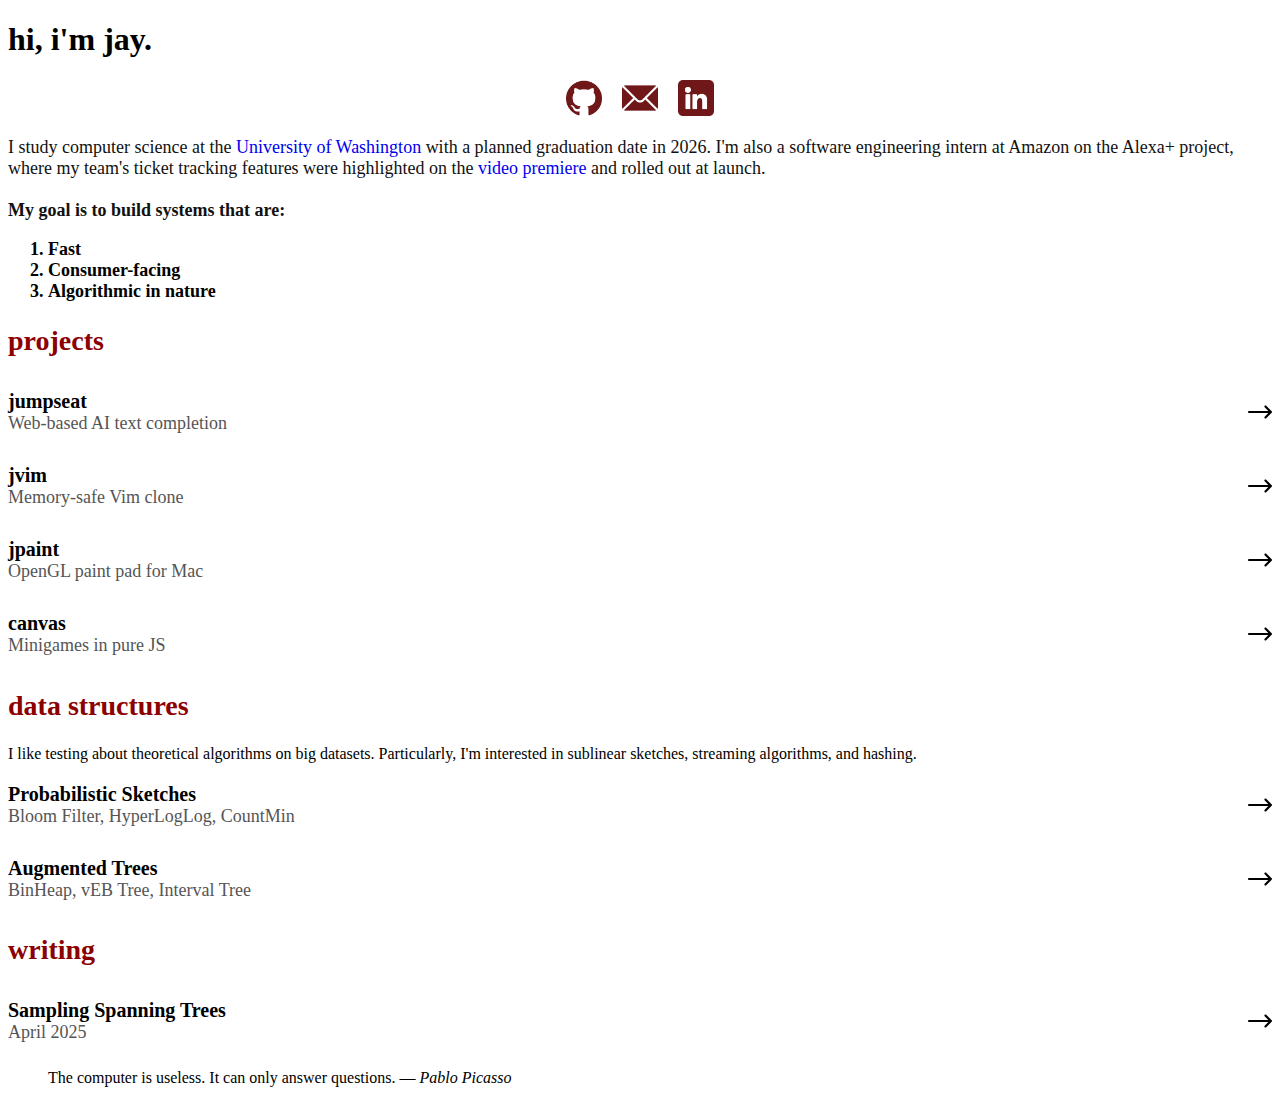
<file: index.html>
<!DOCTYPE html>
<html lang="en">
  <head>
    <meta charset="UTF-8" />
    <meta name="viewport" content="width=device-width, initial-scale=1.0" />
    <title>Jay Dharmadhikari</title>
    <link rel="icon" type="image/x-icon" href="favicon.ico" />
    <link rel="stylesheet" href="https://latex.vercel.app/style.css" />
    <style>
      p {
        hyphens: none;
      }
      a {
        text-decoration: none;
      }
      ol {
        font-size: large;
      }
      h2 {
        color: darkred;
        font-size: 28px;
      }
      .icons {
        display: flex;
        justify-content: center;
        margin: 15px 0;
      }
      .icons a {
        margin-right: 20px;
        text-decoration: none;
        font-size: 24px;
        display: inline-block;
        transition: opacity 0.3s;
      }
      .icons a:last-child {
        margin-right: 0;
      }
      .icons a img {
        width: 36px;
        height: 36px;
        filter: brightness(0) saturate(100%) invert(10%) sepia(73%)
          saturate(3176%) hue-rotate(345deg) brightness(94%) contrast(94%);
      }
      .icons a:hover {
        opacity: 0.7;
      }
      .description {
        margin-top: 10px;
        font-size: 18px;
        color: #111;
        text-align: left;
        width: 100%;
        margin-left: auto;
        margin-right: auto;
      }
      .accordion {
        margin-top: 10px;
        width: 100%;
      }
      .accordion-header {
        display: flex;
        flex-direction: column;
        align-items: flex-start;
        cursor: pointer;
        padding: 10px 0;
        position: relative;
        transition: color 0.3s;
      }
      .accordion-header:hover {
        color: brown;
      }
      .accordion-header:hover .arrow {
        color: brown;
      }
      .accordion-header span.title {
        font-size: 20px;
        font-weight: bold;
      }
      .accordion-header span.subtitle {
        font-size: 18px;
        color: #555;
      }
      .accordion-header .arrow {
        width: 24px;
        height: 24px;
        position: absolute;
        right: 0;
        top: 50%;
        transform: translateY(-50%) rotate(0deg);
        transition: transform 0.3s ease, fill 0.3s ease;
        fill: currentColor;
      }

      .accordion-content {
        display: none;
        padding: 10px;
        border: 1px solid #ccc;
        background: #f5f5f5;
        border-radius: 5px;
      }
      .open .accordion-content {
        display: block;
      }
      .open .arrow {
        transform: translateY(-50%) rotate(90deg);
      }
      body {
        opacity: 0;
        transition: opacity 0.5s ease-in;
      }

      body.loaded {
        opacity: 1;
      }
    </style>

    <script>
      document.addEventListener("DOMContentLoaded", function () {
        window.addEventListener("load", function () {
          document.body.classList.add("loaded");
        });
      });
    </script>
  </head>
  <body>
    <h1>hi, i'm jay.</h1>
    <div class="icons">
      <a href="https://github.com/jdharmadh" target="_blank"
        ><img src="github.png" alt="GitHub"
      /></a>
      <a href="mailto:me@jaydharmadhikari.com" target="_blank"
        ><img src="mail.png" alt="Email"
      /></a>
      <a href="https://www.linkedin.com/in/jay-dharmadhikari/" target="_blank"
        ><img src="linkedin.png" alt="LinkedIn"
      /></a>
    </div>
    <p class="description">
      I study computer science at the
      <a href="https://www.cs.washington.edu/" target="_blank"
        >University of Washington</a
      >
      with a planned graduation date in 2026. I'm also a software engineering
      intern at Amazon on the Alexa+ project, where my team's ticket tracking
      features were highlighted on the
      <a href="https://www.youtube.com/watch?v=YYbAJ2nh25M" target="_blank"
        >video premiere</a
      >
      and rolled out at launch.
      <br /><br />
      <strong>
        My goal is to build systems that are:
        <ol>
          <li>Fast</li>
          <li>Consumer-facing</li>
          <li>Algorithmic in nature</li>
        </ol>
      </strong>
    </p>

    <h2>projects</h2>
    <div class="accordion">
      <div class="accordion-header" onclick="toggleAccordion(this)">
        <span class="title">jumpseat</span>
        <span class="subtitle">Web-based AI text completion</span>
        <img src="arrow.svg" alt="Arrow" class="arrow" />
      </div>
      <div class="accordion-content">
        After trying AI editors like Github Copilot, I spent a a weekend
        tinkering with Groq APIs to make a minimalist web-based editor. It's got
        lots of customizability so I can test different models' capabilities
        with writing and code completion.
        <a href="https://github.com/jdharmadh/jumpseat" target="_blank"
          >Here's</a
        >
        the code, and I plan to host it once it's polished.
      </div>
    </div>
    <div class="accordion">
      <div class="accordion-header" onclick="toggleAccordion(this)">
        <span class="title">jvim</span>
        <span class="subtitle">Memory-safe Vim clone</span>
        <img src="arrow.svg" alt="Arrow" class="arrow" />
      </div>
      <div class="accordion-content">
        Inspired by
        <a href="https://github.com/antirez/kilo" target="_blank">kilo</a>, I
        made a C-based text editor that uses minimal memory and is crash-safe.
        It's got Vim keybindings and find/replace, and you can try it
        <a href="https://github.com/jdharmadh/jvim" target="_blank">here</a>.
      </div>
    </div>
    <div class="accordion">
      <div class="accordion-header" onclick="toggleAccordion(this)">
        <span class="title">jpaint</span>
        <span class="subtitle">OpenGL paint pad for Mac</span>
        <img src="arrow.svg" alt="Arrow" class="arrow" />
      </div>
      <div class="accordion-content">
        MacOS doesn't have a default paint app, so I made one in C. It's got
        multiple colors (hold your applause), fill, and stroke eraser. Try it
        <a href="https://github.com/jdharmadh/jpaint" target="_blank">here</a>.
      </div>
    </div>
    <div class="accordion">
      <div class="accordion-header" onclick="toggleAccordion(this)">
        <span class="title">canvas</span>
        <span class="subtitle">Minigames in pure JS</span>
        <img src="arrow.svg" alt="Arrow" class="arrow" />
      </div>
      <div class="accordion-content">
        When lecture gets boring, I like to make games using only HTML
        Canvas and JavaScript. There's Pong, Tetris, Conway's Game of Life, and
        Chrome Dino. Try them here.
        <em
          >Fun fact: there's a mode that trains a neural network to learn Dino
          while you play it.</em
        >
      </div>
    </div>
    <h2>data structures</h2>
    I like testing about theoretical algorithms on big datasets. Particularly,
    I'm interested in sublinear sketches, streaming algorithms, and hashing.
    <div class="accordion">
      <div class="accordion-header" onclick="toggleAccordion(this)">
        <span class="title">Probabilistic Sketches</span>
        <span class="subtitle">Bloom Filter, HyperLogLog, CountMin</span>
        <img src="arrow.svg" alt="Arrow" class="arrow" />
      </div>
      <div class="accordion-content">
        Solving problems like keeping a counter or marking distinct elements is
        easy &mdash;unless you're Google or Meta and the number of data points
        you have is in the billions. Additionally, how do you run algorithms
        designed for arrays when all of your input doesn't even fit in memory? I
        provide implementations of common data structures that solve these
        problems by sketching, i.e. sacrificing a small amount of accuracy for
        tons of efficiency. Take a look
        <a
          href="https://github.com/jdharmadh/java-ds/tree/main/src/main/java/io/github/jdharmadh/ds/sketch"
          target="_blank"
          >here</a
        >.
      </div>
    </div>
    <div class="accordion">
      <div class="accordion-header" onclick="toggleAccordion(this)">
        <span class="title">Augmented Trees</span>
        <span class="subtitle">BinHeap, vEB Tree, Interval Tree</span>
        <img src="arrow.svg" alt="Arrow" class="arrow" />
      </div>
      <div class="accordion-content">
        Binary search trees are a great general-purpose data structure that
        every freshman learns about. However, if we make some small
        modifications to how they store data, we can solve a much wider range of
        problems efficiently. Take a look
        <a
          href="https://github.com/jdharmadh/java-ds/tree/main/src/main/java/io/github/jdharmadh/ds/tree"
          target="_blank"
          >here</a
        >.
      </div>
    </div>
    <h2>writing</h2>
    <div class="accordion">
      <div class="accordion-header" onclick="toggleAccordion(this)">
        <span class="title">Sampling Spanning Trees</span>
        <span class="subtitle">April 2025</span>
        <img src="arrow.svg" alt="Arrow" class="arrow" />
      </div>
      <div class="accordion-content">
        I explore how to generate truly random spanning trees from graphs. Check
        out the full PDF
        <a href="./spanning_trees.pdf" target="_blank">here</a>.
      </div>
    </div>
    <blockquote>
      The computer is useless. It can only answer questions. &mdash;
      <em>Pablo Picasso</em>
    </blockquote>

    <script>
      function toggleAccordion(element) {
        element.parentElement.classList.toggle("open");
      }
    </script>
  </body>
</html>
</file>
